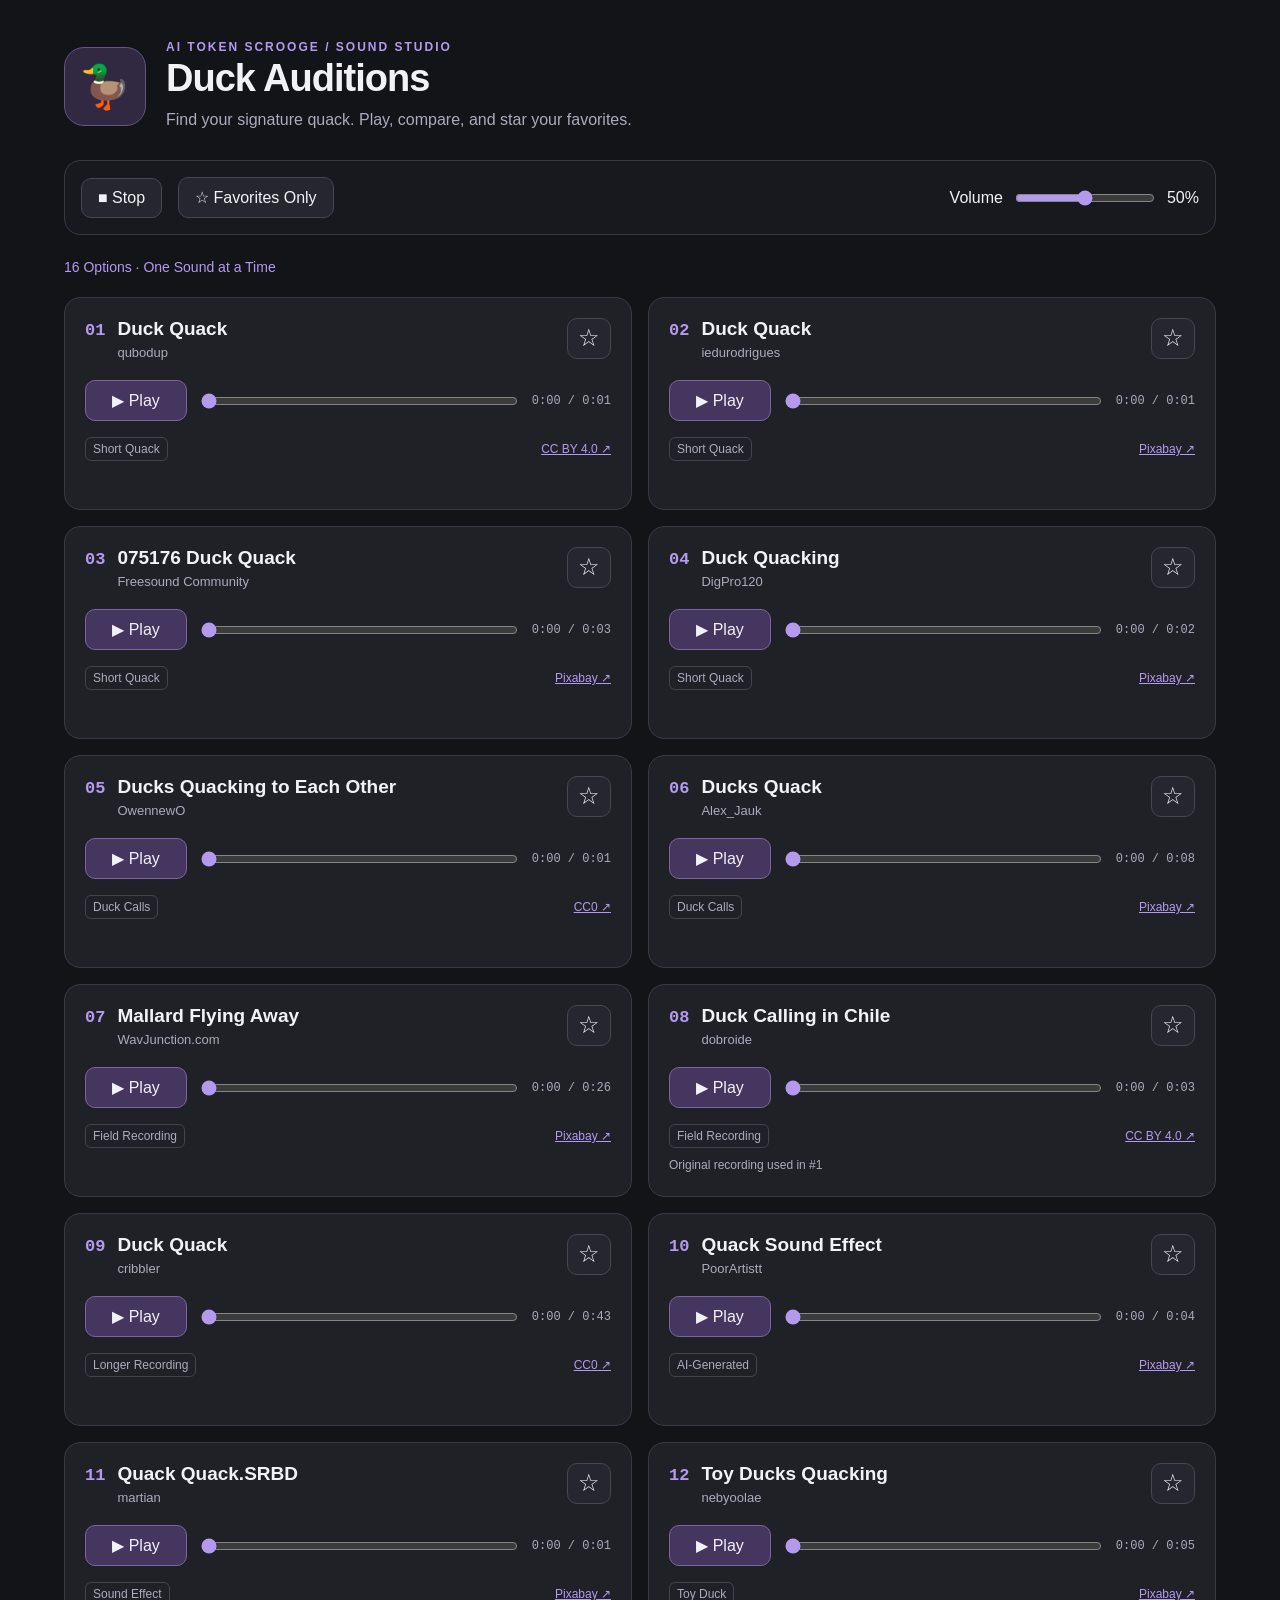
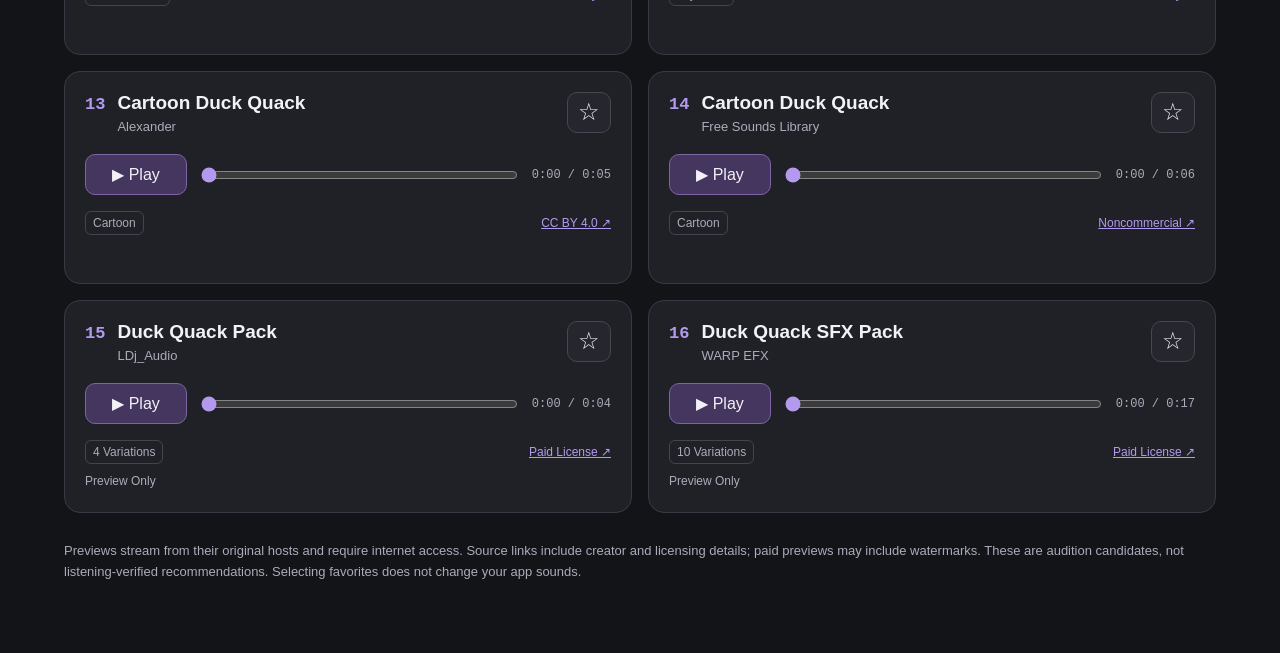
<file: tools/duck-auditions/index.html>
<!doctype html>
<html lang="en"><head><meta charset="utf-8"><meta name="viewport" content="width=device-width,initial-scale=1"><title>Duck Auditions · AI Token Scrooge</title>
<style>
:root{color-scheme:dark;--bg:#131418;--card:#202127;--line:#383944;--purple:#b49aef;--muted:#adaabb}*{box-sizing:border-box}body{margin:0;background:var(--bg);color:#f3f1f8;font:16px 'Segoe UI',sans-serif}main{max-width:1200px;margin:auto;padding:40px 24px 70px}header{display:flex;align-items:center;gap:20px;margin-bottom:28px}.duck{font-size:42px;background:#302941;border:1px solid #675385;border-radius:20px;padding:14px}h1{font-size:38px;letter-spacing:-1px;margin:3px 0 8px}p{color:var(--muted);line-height:1.5;margin:0}.eyebrow{color:var(--purple);font-size:12px;letter-spacing:2px;font-weight:700}.toolbar{position:sticky;top:0;z-index:2;background:#191a20f5;border:1px solid var(--line);border-radius:16px;padding:16px;display:flex;align-items:center;gap:16px;flex-wrap:wrap;backdrop-filter:blur(12px);margin-bottom:24px}button,select{font:inherit;color:inherit;background:#25262e;border:1px solid #474651;border-radius:10px;padding:10px 16px;cursor:pointer}button:hover{border-color:var(--purple);background:#342c47}button:focus-visible,a:focus-visible,input:focus-visible{outline:2px solid var(--purple);outline-offset:4px}button[aria-pressed=true]{background:#493d65;border-color:var(--purple)}.volume{display:flex;align-items:center;gap:10px;margin-left:auto}input{accent-color:var(--purple)}#volume{width:140px}.grid{display:grid;grid-template-columns:repeat(2,minmax(0,1fr));gap:16px}.card{background:var(--card);border:1px solid var(--line);border-radius:16px;padding:20px;min-width:0}.card.playing{border-color:var(--purple);box-shadow:0 0 0 1px var(--purple)}.head{display:flex;gap:12px;align-items:flex-start}.num{font:600 17px monospace;color:var(--purple);padding-top:3px}h2{font-size:19px;margin:0 0 5px}.creator{font-size:13px;color:var(--muted)}.star{margin-left:auto;padding:5px 10px;font-size:24px;line-height:1.2}.controls{display:flex;align-items:center;gap:12px;margin:20px 0 16px}.play{background:#44365f;border-color:#7c65a4;min-width:102px}.seek{width:100%;min-width:0}.time{font:12px monospace;color:var(--muted);white-space:nowrap}.foot{display:flex;justify-content:space-between;gap:10px;align-items:center;font-size:12px;color:var(--muted)}a{color:var(--purple)}.tag{border:1px solid #46424f;border-radius:6px;padding:4px 7px}.note{font-size:12px;min-height:18px;margin-top:10px;color:var(--muted)}#status{font-size:14px;color:var(--purple);margin-bottom:16px;min-height:22px}footer{margin-top:28px;font-size:13px;line-height:1.6;color:var(--muted)}#shortlist{margin-top:16px;color:var(--purple)}[hidden]{display:none!important}@media(max-width:700px){main{padding:24px 14px}h1{font-size:30px}.grid{grid-template-columns:1fr}.volume{margin-left:0;flex:1}.toolbar{gap:10px;padding:12px}.duck{font-size:30px;padding:10px}.card{padding:16px}.controls{gap:8px}.play{min-width:86px;padding:10px}.time{font-size:11px}}
</style></head><body><main>
<header><div class="duck" aria-hidden="true">🦆</div><div><div class="eyebrow">AI TOKEN SCROOGE / SOUND STUDIO</div><h1>Duck Auditions</h1><p>Find your signature quack. Play, compare, and star your favorites.</p></div></header>
<div class="toolbar"><button id="stop">■ Stop</button><button id="filter" aria-pressed="false">☆ Favorites Only</button><label class="volume">Volume <input id="volume" type="range" min="0" max="100" value="50"><output id="vol">50%</output></label></div>
<div id="status" role="status">16 Options · One Sound at a Time</div><section class="grid" id="grid" aria-label="Sound Options"></section><p id="empty" hidden>No Favorites Yet — Tap a Star to Start</p><p id="shortlist"></p>
<footer>Previews stream from their original hosts and require internet access. Source links include creator and licensing details; paid previews may include watermarks. These are audition candidates, not listening-verified recommendations. Selecting favorites does not change your app sounds.</footer>
<audio id="player" preload="none"></audio></main><script>
const sounds = [{"id": 1, "title": "Duck Quack", "creator": "qubodup", "duration": 1.13, "type": "Short Quack", "license": "CC BY 4.0", "source": "https://freesound.org/s/442820/", "audio": "https://cdn.freesound.org/previews/442/442820_71257-hq.mp3", "note": ""}, {"id": 2, "title": "Duck Quack", "creator": "iedurodrigues", "duration": 1, "type": "Short Quack", "license": "Pixabay", "source": "https://pixabay.com/sound-effects/nature-duck-quack-112941/", "audio": "https://cdn.pixabay.com/audio/2022/06/08/audio_98351be2c8.mp3", "note": ""}, {"id": 3, "title": "075176 Duck Quack", "creator": "Freesound Community", "duration": 3, "type": "Short Quack", "license": "Pixabay", "source": "https://pixabay.com/sound-effects/nature-075176-duck-quack-40345/", "audio": "https://cdn.pixabay.com/audio/2022/03/10/audio_5adfa08633.mp3", "note": ""}, {"id": 4, "title": "Duck Quacking", "creator": "DigPro120", "duration": 2, "type": "Short Quack", "license": "Pixabay", "source": "https://pixabay.com/sound-effects/nature-duck-quacking-37392/", "audio": "https://cdn.pixabay.com/audio/2022/03/10/audio_036d2a8310.mp3", "note": ""}, {"id": 5, "title": "Ducks Quacking to Each Other", "creator": "OwennewO", "duration": 1.25, "type": "Duck Calls", "license": "CC0", "source": "https://freesound.org/people/OwennewO/sounds/719115/", "audio": "https://cdn.freesound.org/previews/719/719115_11244040-hq.mp3", "note": ""}, {"id": 6, "title": "Ducks Quack", "creator": "Alex_Jauk", "duration": 8, "type": "Duck Calls", "license": "Pixabay", "source": "https://pixabay.com/sound-effects/nature-ducks-quack-362421/", "audio": "https://cdn.pixabay.com/audio/2025/06/19/audio_33081d6021.mp3", "note": ""}, {"id": 7, "title": "Mallard Flying Away", "creator": "WavJunction.com", "duration": 26, "type": "Field Recording", "license": "Pixabay", "source": "https://pixabay.com/sound-effects/nature-mallard-duck-quack-flying-away-68623/", "audio": "https://cdn.pixabay.com/audio/2022/03/14/audio_e15f7758ff.mp3", "note": ""}, {"id": 8, "title": "Duck Calling in Chile", "creator": "dobroide", "duration": 3.83, "type": "Field Recording", "license": "CC BY 4.0", "source": "https://freesound.org/people/dobroide/sounds/185134/", "audio": "https://cdn.freesound.org/previews/185/185134_8043-hq.mp3", "note": "Original recording used in #1"}, {"id": 9, "title": "Duck Quack", "creator": "cribbler", "duration": 43.24, "type": "Longer Recording", "license": "CC0", "source": "https://freesound.org/people/cribbler/sounds/592376/", "audio": "https://cdn.freesound.org/previews/592/592376_3728489-hq.mp3", "note": ""}, {"id": 10, "title": "Quack Sound Effect", "creator": "PoorArtistt", "duration": 4, "type": "AI-Generated", "license": "Pixabay", "source": "https://pixabay.com/sound-effects/nature-quack-sound-effect-no-copyright-410800/", "audio": "https://cdn.pixabay.com/audio/2025/09/26/audio_6758c91b31.mp3", "note": ""}, {"id": 11, "title": "Quack Quack.SRBD", "creator": "martian", "duration": 1, "type": "Sound Effect", "license": "Pixabay", "source": "https://pixabay.com/sound-effects/film-special-effects-quack-quacksrbd-37942/", "audio": "https://cdn.pixabay.com/audio/2022/03/10/audio_86fe789141.mp3", "note": ""}, {"id": 12, "title": "Toy Ducks Quacking", "creator": "nebyoolae", "duration": 5, "type": "Toy Duck", "license": "Pixabay", "source": "https://pixabay.com/sound-effects/household-toy-ducks-quacking-82167/", "audio": "https://cdn.pixabay.com/audio/2022/03/15/audio_dd67f66ce0.mp3", "note": ""}, {"id": 13, "title": "Cartoon Duck Quack", "creator": "Alexander", "duration": 5, "type": "Cartoon", "license": "CC BY 4.0", "source": "https://orangefreesounds.com/duck-quack-sound/", "audio": "https://www.orangefreesounds.com/wp-content/uploads/2015/04/Duck-quack-sound.mp3", "note": ""}, {"id": 14, "title": "Cartoon Duck Quack", "creator": "Free Sounds Library", "duration": 6, "type": "Cartoon", "license": "Noncommercial", "source": "https://www.freesoundslibrary.com/cartoon-duck-quack/", "audio": "https://www.freesoundslibrary.com/wp-content/uploads/2026/05/cartoon-duck-quack.mp3", "note": ""}, {"id": 15, "title": "Duck Quack Pack", "creator": "LDj_Audio", "duration": 4, "type": "4 Variations", "license": "Paid License", "source": "https://motionarray.com/sound-effects/duck-quack-60554/", "audio": "https://cms-artifacts.motionarray.com/content/motion-array/60554/Duck_Quack_mp3_1702221202.mp3?Expires=2017581216960&Key-Pair-Id=K2ZDLYDZI2R1DF&Signature=coNeFGHahBgM~5FzAc6qlyxy0hfQAiufEtUvypLrvxVStqAAas64pbqE0PtQC0NNwUklfYtDPGvJTWCPEAsdEaNU3Emi5qxo1H3z9FNjxIjq7ff0RIHabAp96T5P5-rlepdN-VNSKv0RkMleB36ZRhO4T7FIZQWPLTx02P2vrdQzW9XHD5Q9jnX01CqQoQ4NwBfkOKgu1Tj~4pyPLAwuqNdWx57t7LaPktu0vDxAo4IBWmMccMEODUnkKdEpUmBj6uBkevchZG65gkdb5ShIsvDB4E4c6YxCzW6~Z3OcViLBU2PE8wPHICh8KJIPuy1yVmWJVhm7a3CtWOTIamuX2A__", "note": "Preview Only"}, {"id": 16, "title": "Duck Quack SFX Pack", "creator": "WARP EFX", "duration": 17, "type": "10 Variations", "license": "Paid License", "source": "https://motionarray.com/sound-effects/duck-quack-sfx-540707/", "audio": "https://cms-artifacts.motionarray.com/content/motion-array/540707/Duck_Quack_SFX_mp3_1702323076.mp3?Expires=2017683091055&Key-Pair-Id=K2ZDLYDZI2R1DF&Signature=AX1xoEK~bcmb-UU3UYUot3twMUqdmrU9YjwfoU4S0jWdopBVPwOkaWTrywBQzGhNxqSwHUha9MPEcU5ZVrIK8zhH7rybwJMJLQX~JbhM87SSsOpfZ5tlnkF9870sBCg4jLEv0ClLiORKSxx628EEE5eszOt9Kntvc6oVuc9Cre2D65x3KdHOHnAzw6Wif3RCfgU6pwFWDpWhV2qfvtPYV-AUcsEijG-BU5mvIXfAXAU2etQz16v-DKNFBWwUh4xOOof7XxyboHCzdlIL8oNSy2~Dij9sf6n1sN6vhAoRt~lSrLhojCu6Co653XKuB8Dk~kDN0E51nCUGXiQ7ZizI8Q__", "note": "Preview Only"}];
const $=id=>document.getElementById(id), player=$('player');
function saved(key,fallback){try{return JSON.parse(localStorage.getItem(key))??fallback}catch{return fallback}}
let favorites=new Set(saved('duck-favorites',[])),current=null,onlyFavorites=false,request=0;
function save(k,v){try{localStorage.setItem(k,JSON.stringify(v))}catch{}}
function clock(t){return Number.isFinite(t)?`${Math.floor(t/60)}:${String(Math.floor(t%60)).padStart(2,'0')}`:'0:00'}
function refresh(){sounds.forEach(s=>{let c=$('s'+s.id),active=current===s.id&&!player.paused;c.classList.toggle('playing',active);c.querySelector('.play').textContent=active?'Ⅱ Pause':'▶ Play';c.querySelector('.play').setAttribute('aria-label',`${active?'Pause':'Play'} Option ${s.id}`);c.querySelector('.star').textContent=favorites.has(s.id)?'★':'☆';c.querySelector('.star').setAttribute('aria-pressed',favorites.has(s.id));c.hidden=onlyFavorites&&!favorites.has(s.id)});$('empty').hidden=!(onlyFavorites&&!favorites.size);$('shortlist').textContent=favorites.size?'Your Favorites: '+[...favorites].sort((a,b)=>a-b).map(n=>'#'+n).join(', '):''}
function stop(){request++;player.pause();player.removeAttribute('src');player.load();current=null;$('status').textContent='16 Options · One Sound at a Time';refresh()}
sounds.forEach(s=>{let c=document.createElement('article');c.id='s'+s.id;c.className='card';c.innerHTML=`<div class="head"><span class="num">${String(s.id).padStart(2,'0')}</span><div><h2>${s.title}</h2><div class="creator">${s.creator}</div></div><button class="star" aria-label="Favorite Option ${s.id}" aria-pressed="false">☆</button></div><div class="controls"><button class="play" aria-label="Play Option ${s.id}">▶ Play</button><input class="seek" type="range" min="0" max="100" value="0" aria-label="Position for Option ${s.id}"><span class="time">0:00 / ${clock(s.duration)}</span></div><div class="foot"><span class="tag">${s.type}</span><a href="${s.source}" target="_blank" rel="noopener">${s.license} ↗</a></div><div class="note">${s.note||''}</div>`;$('grid').append(c);
c.querySelector('.star').onclick=()=>{favorites.has(s.id)?favorites.delete(s.id):favorites.add(s.id);save('duck-favorites',[...favorites]);refresh()};
c.querySelector('.play').onclick=async()=>{if(current===s.id&&!player.paused){player.pause();refresh();return}const token=++request;if(current!==s.id){player.pause();current=s.id;player.src=s.audio} $('status').textContent=`Loading #${s.id} · ${s.title}`;try{await player.play();if(token!==request)return;$('status').textContent=`Playing #${s.id} · ${s.title}`;refresh()}catch(e){if(token===request){$('status').textContent=`Option ${s.id} Could Not Play — Try Again or Use Its Source Link`;refresh()}}};
c.querySelector('.seek').oninput=e=>{if(current===s.id&&Number.isFinite(player.duration))player.currentTime=player.duration*e.target.value/100};});
player.ontimeupdate=()=>{if(current===null)return;let c=$('s'+current);c.querySelector('.seek').value=player.duration?player.currentTime/player.duration*100:0;c.querySelector('.time').textContent=clock(player.currentTime)+' / '+clock(player.duration)};
player.onended=()=>{$('status').textContent=`Finished #${current} · Pick Another Quack`;refresh()};player.onpause=refresh;
$('stop').onclick=stop;$('filter').onclick=()=>{onlyFavorites=!onlyFavorites;$('filter').setAttribute('aria-pressed',onlyFavorites);refresh()};
$('volume').value=Math.max(0,Math.min(100,Number(saved('duck-volume',50))||0));function volume(){player.volume=$('volume').value/100;$('vol').textContent=$('volume').value+'%';save('duck-volume',Number($('volume').value))}$('volume').oninput=volume;volume();refresh();
</script></body></html>
</file>
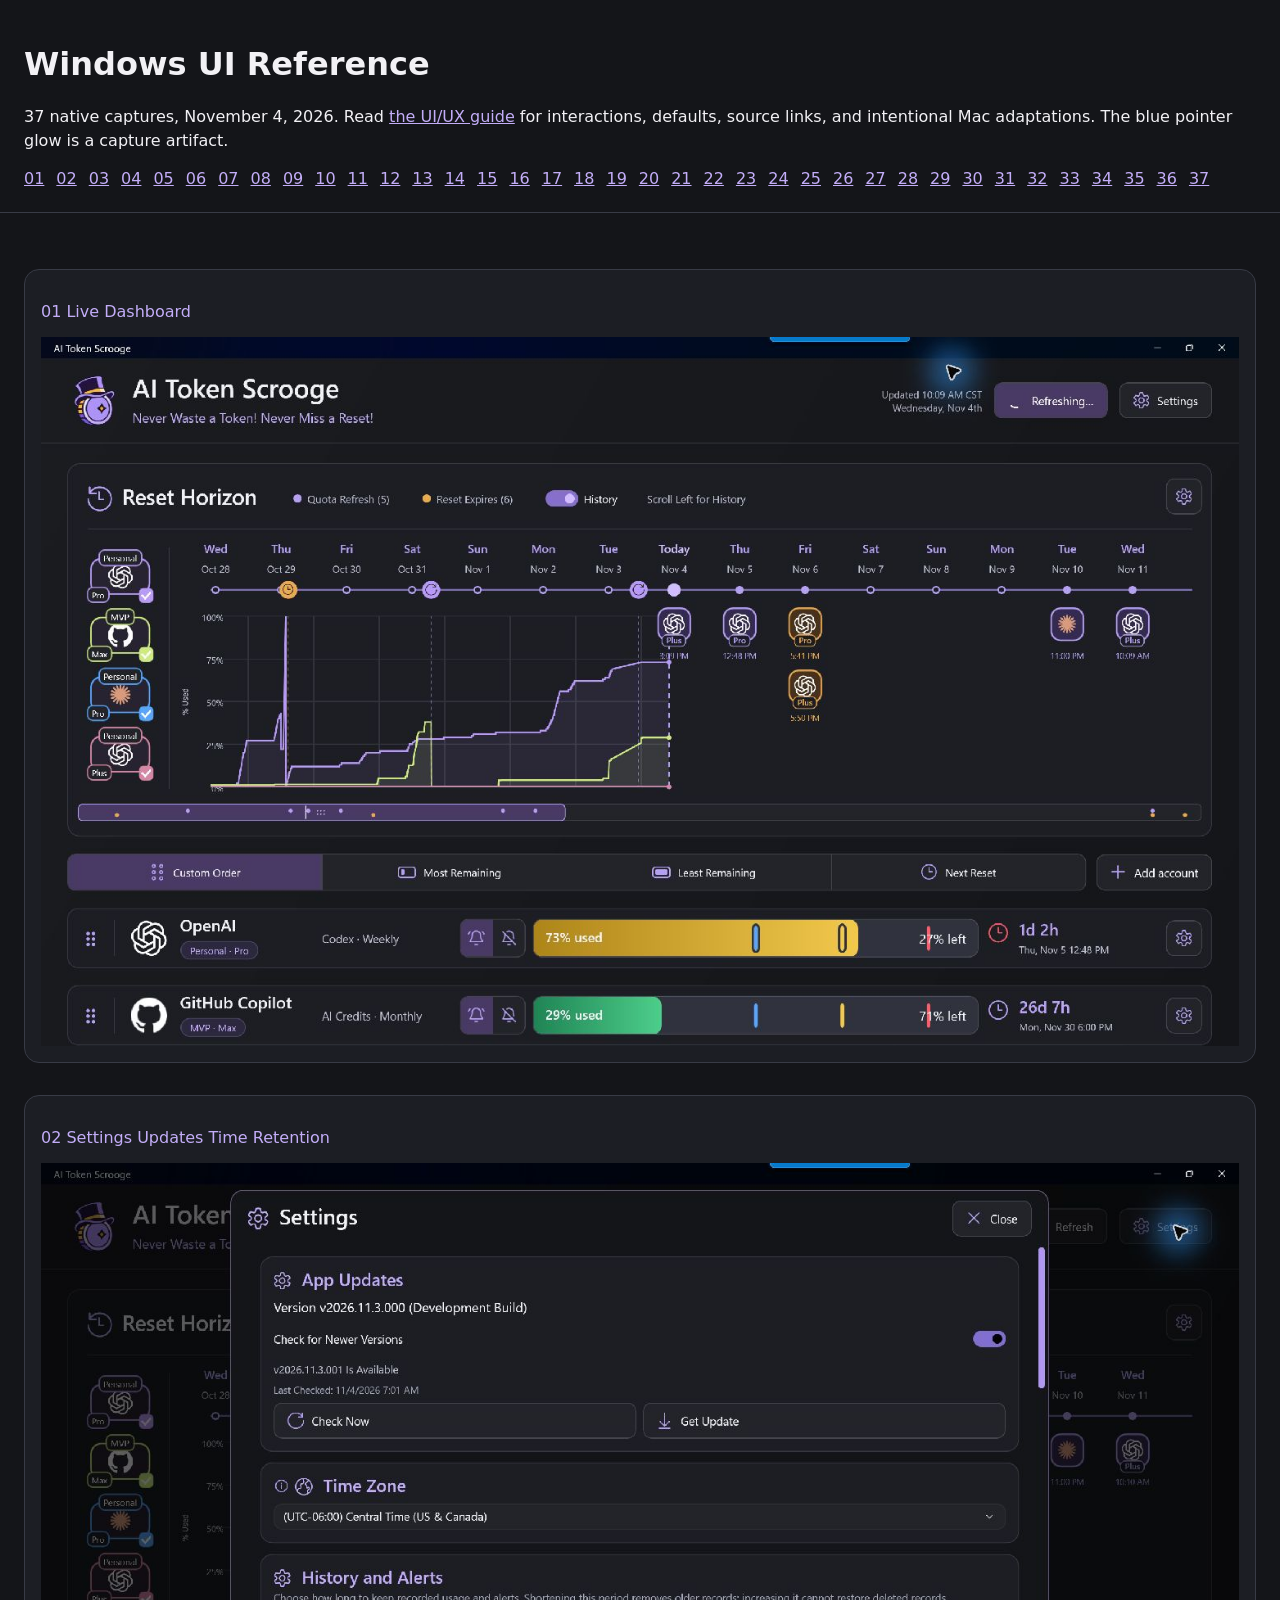
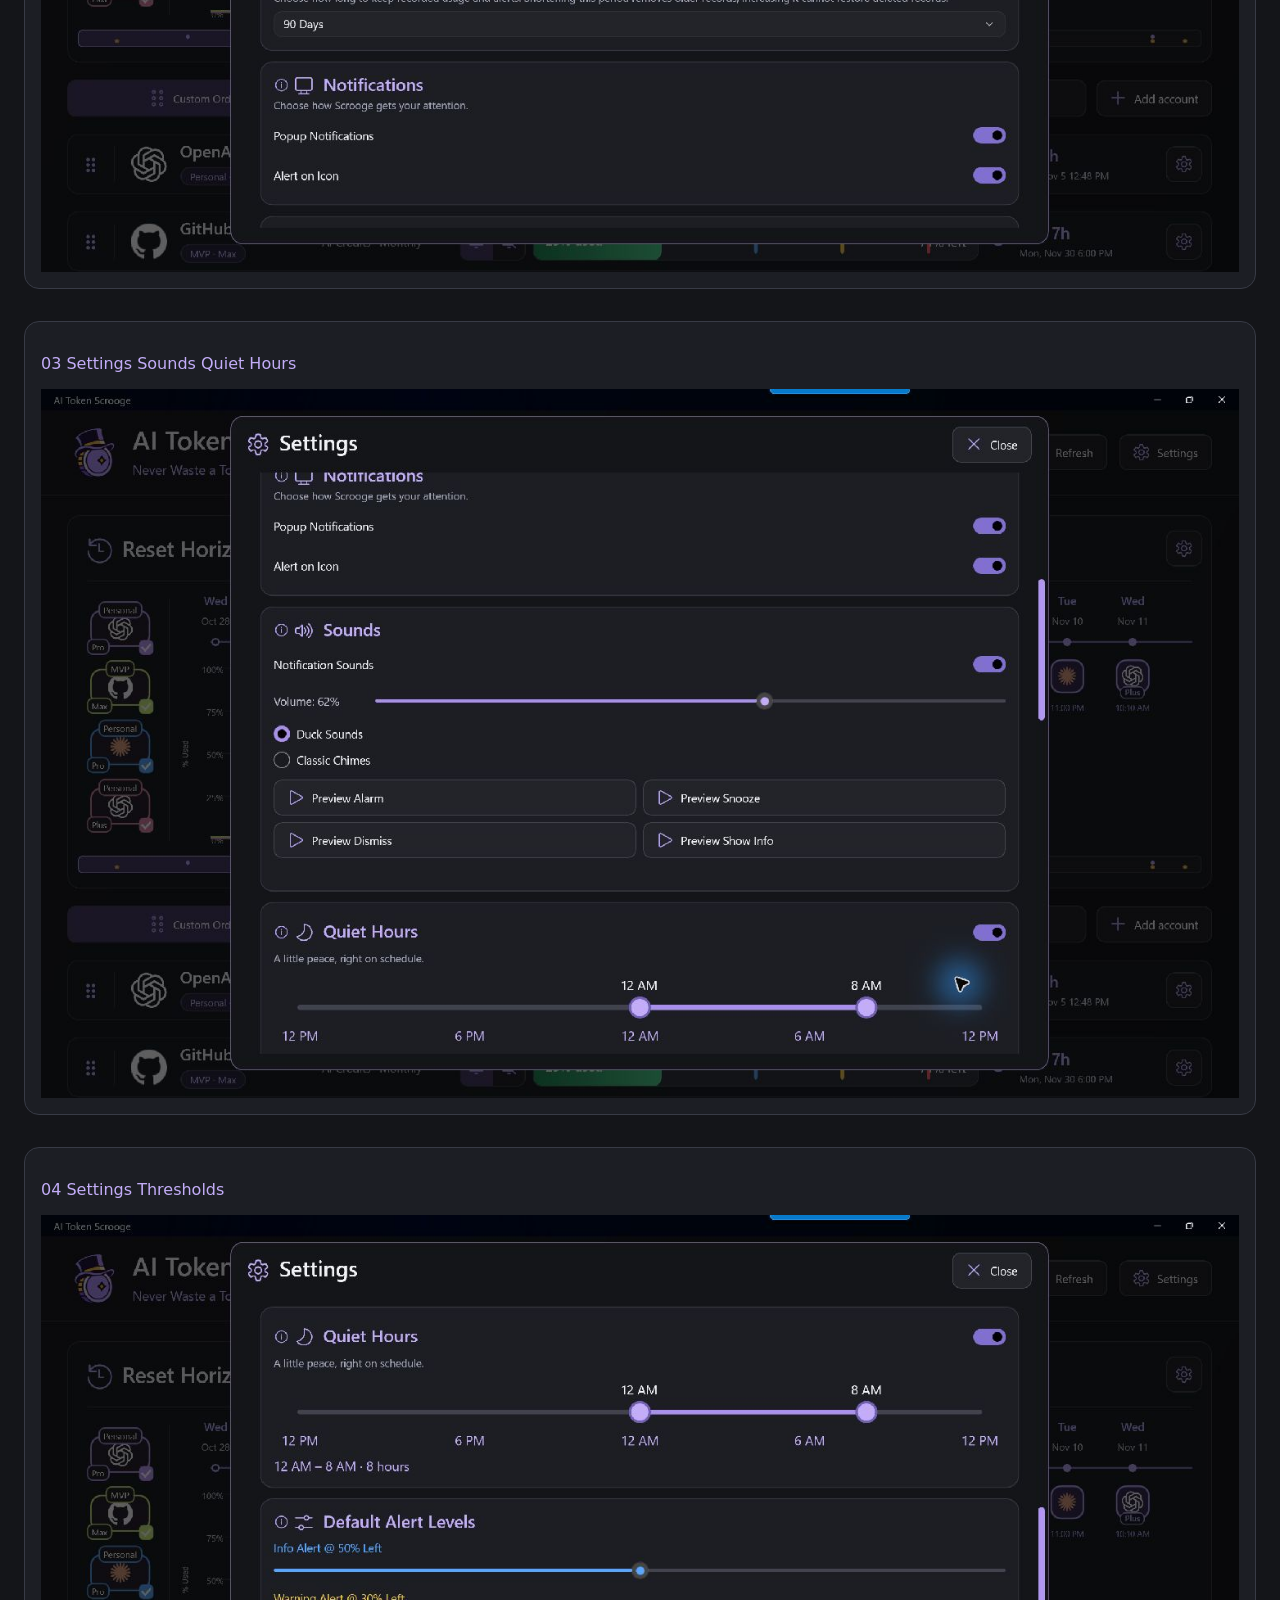
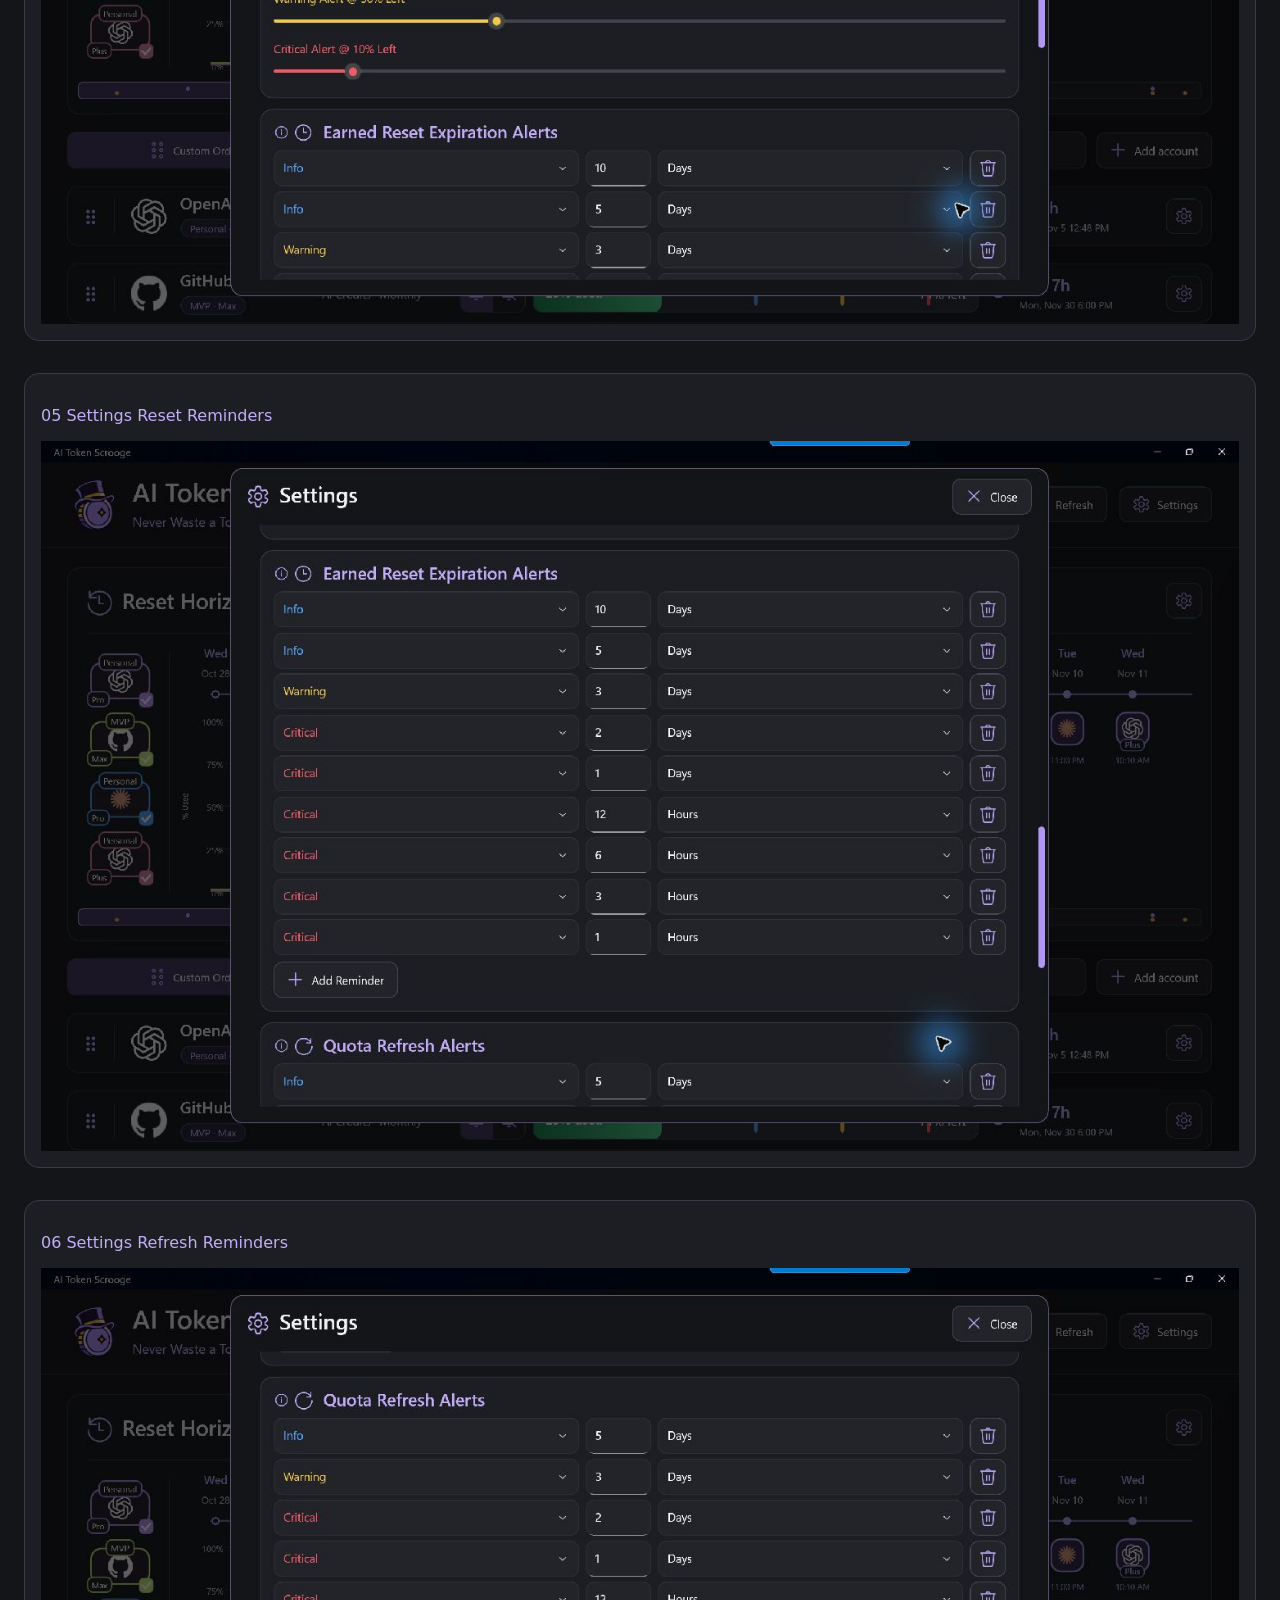
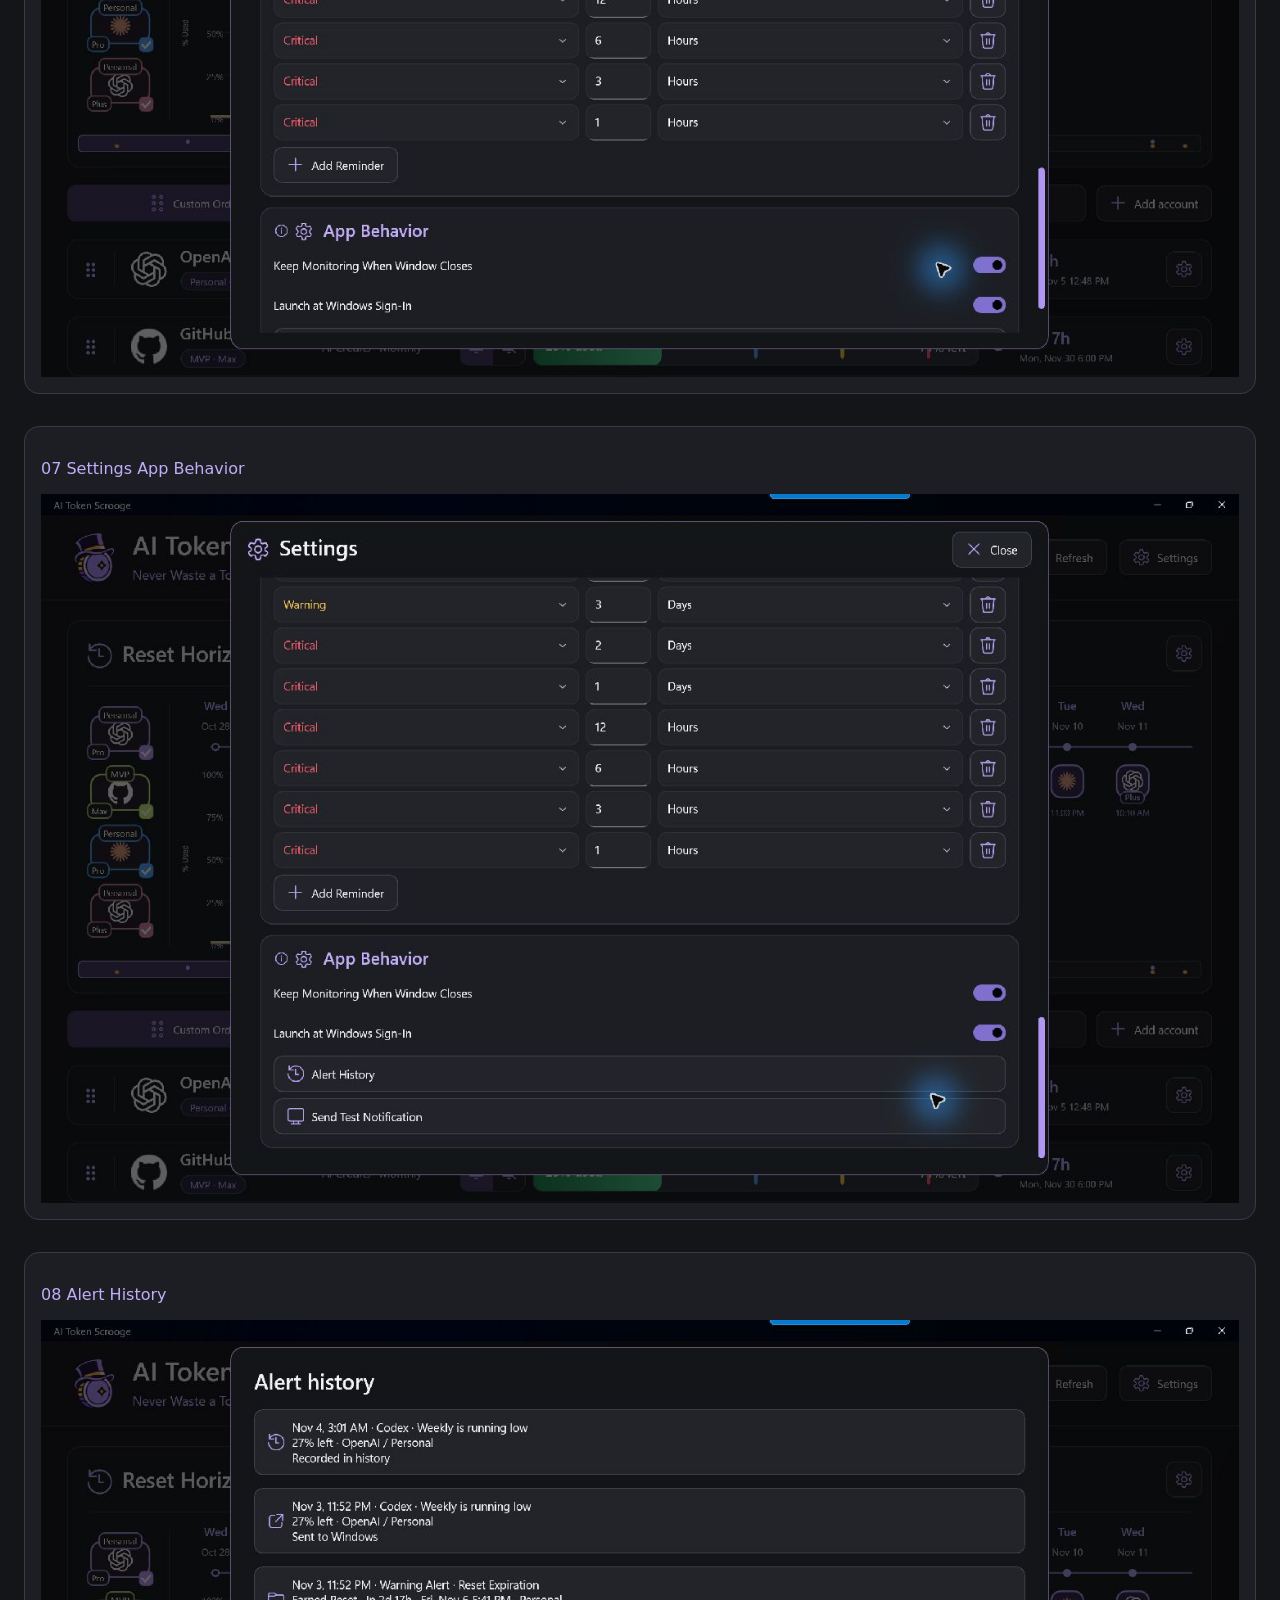
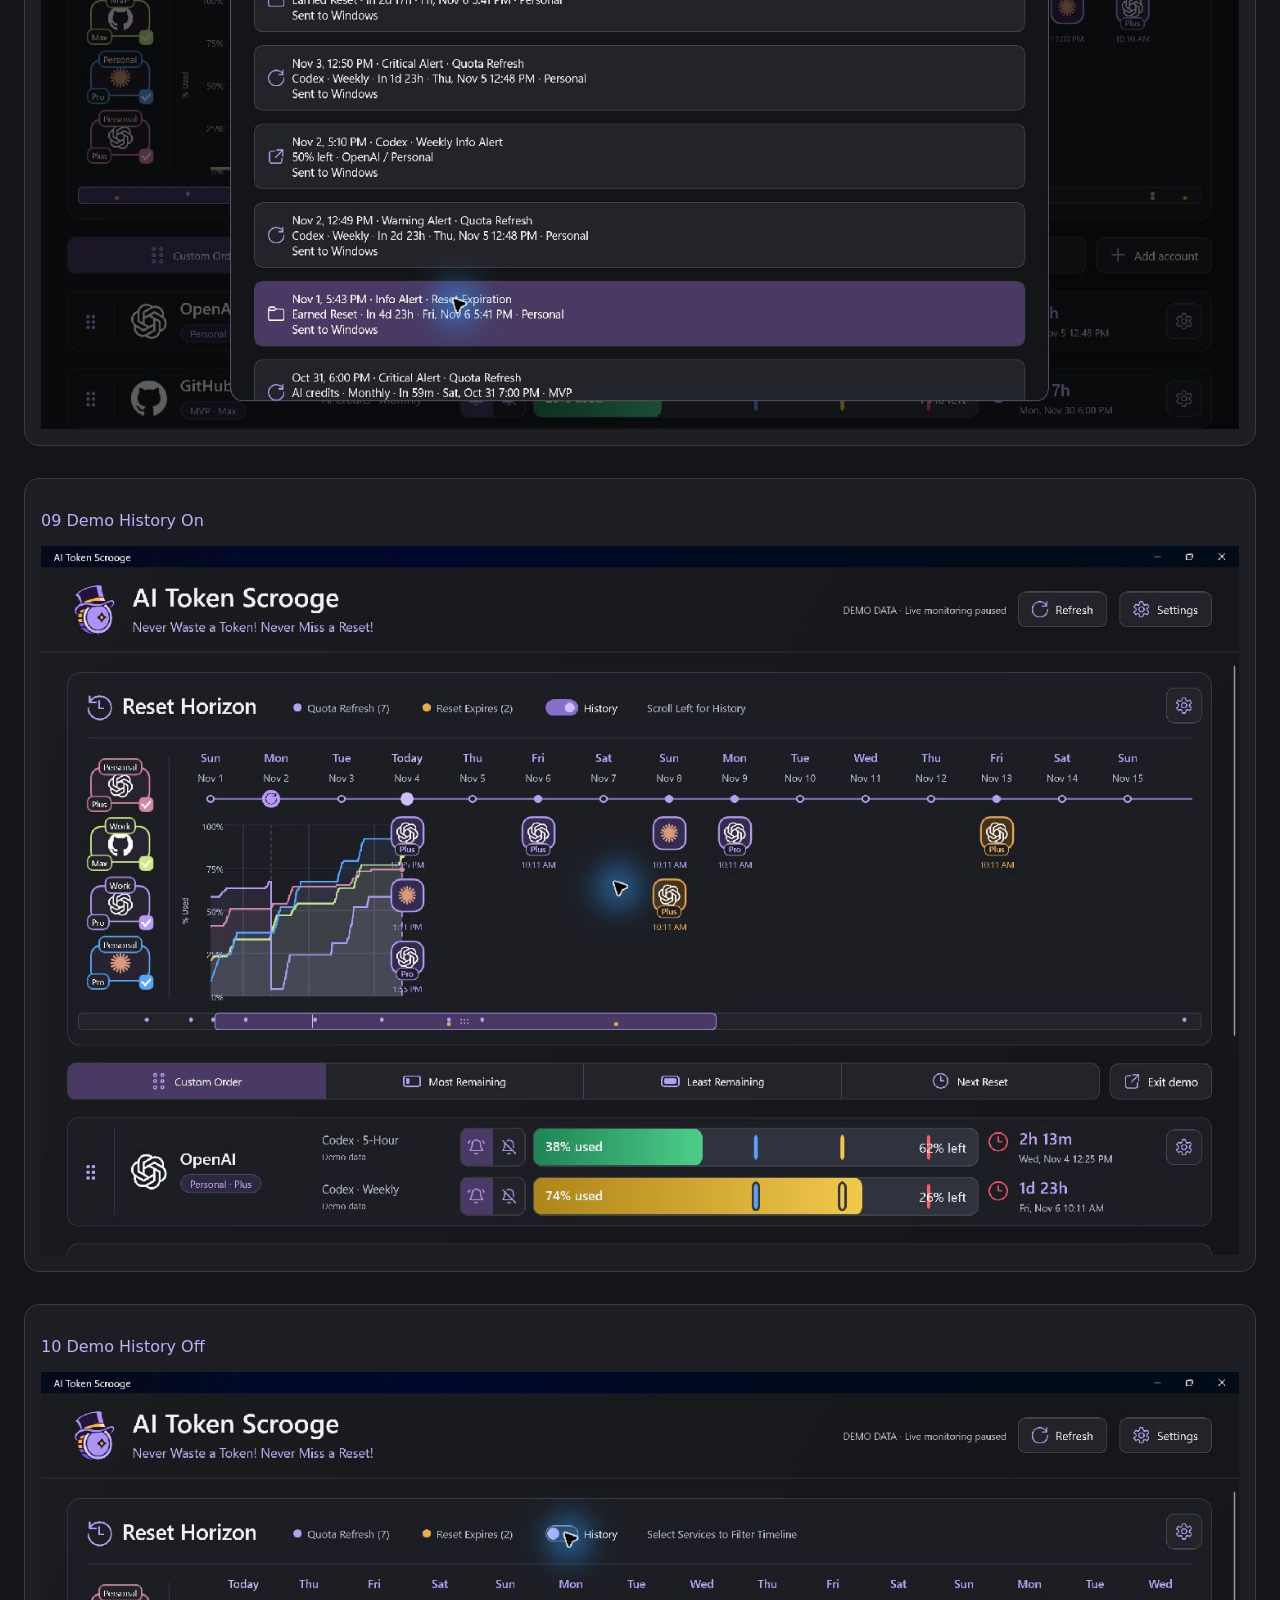
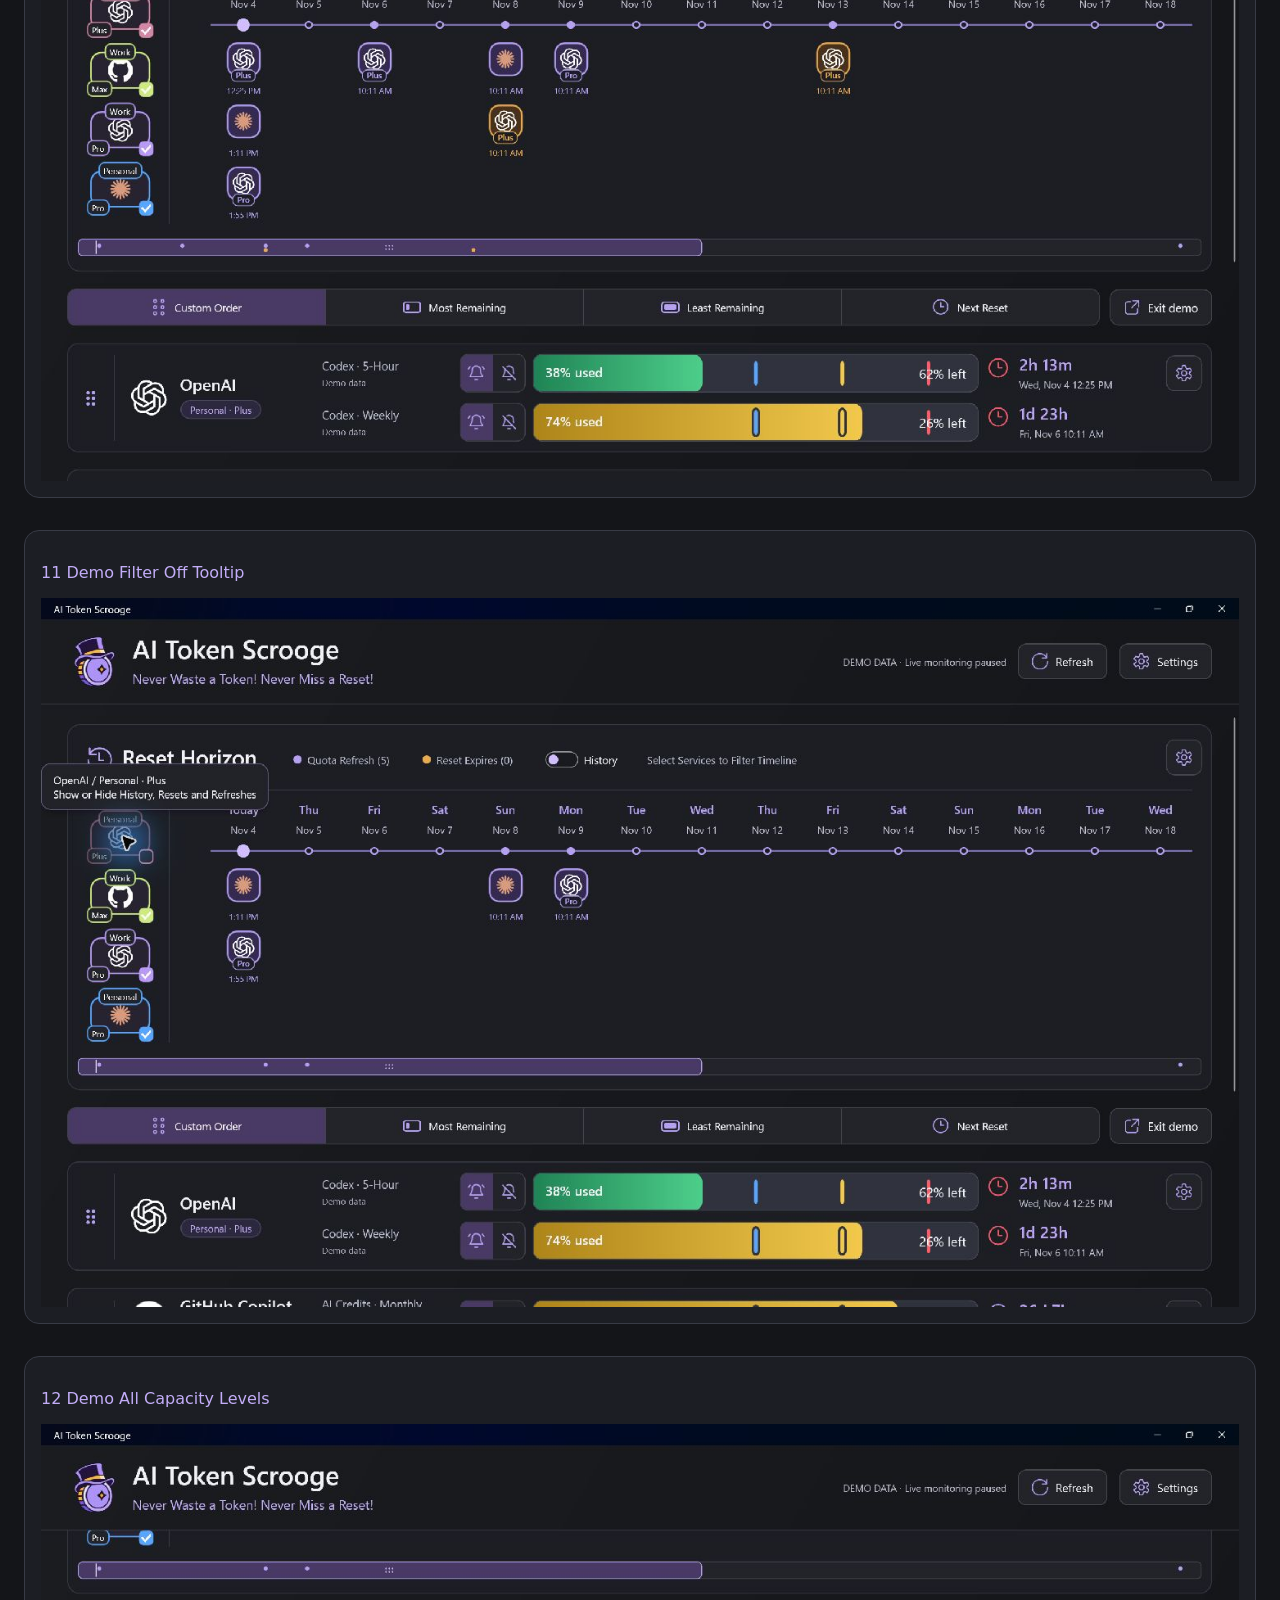
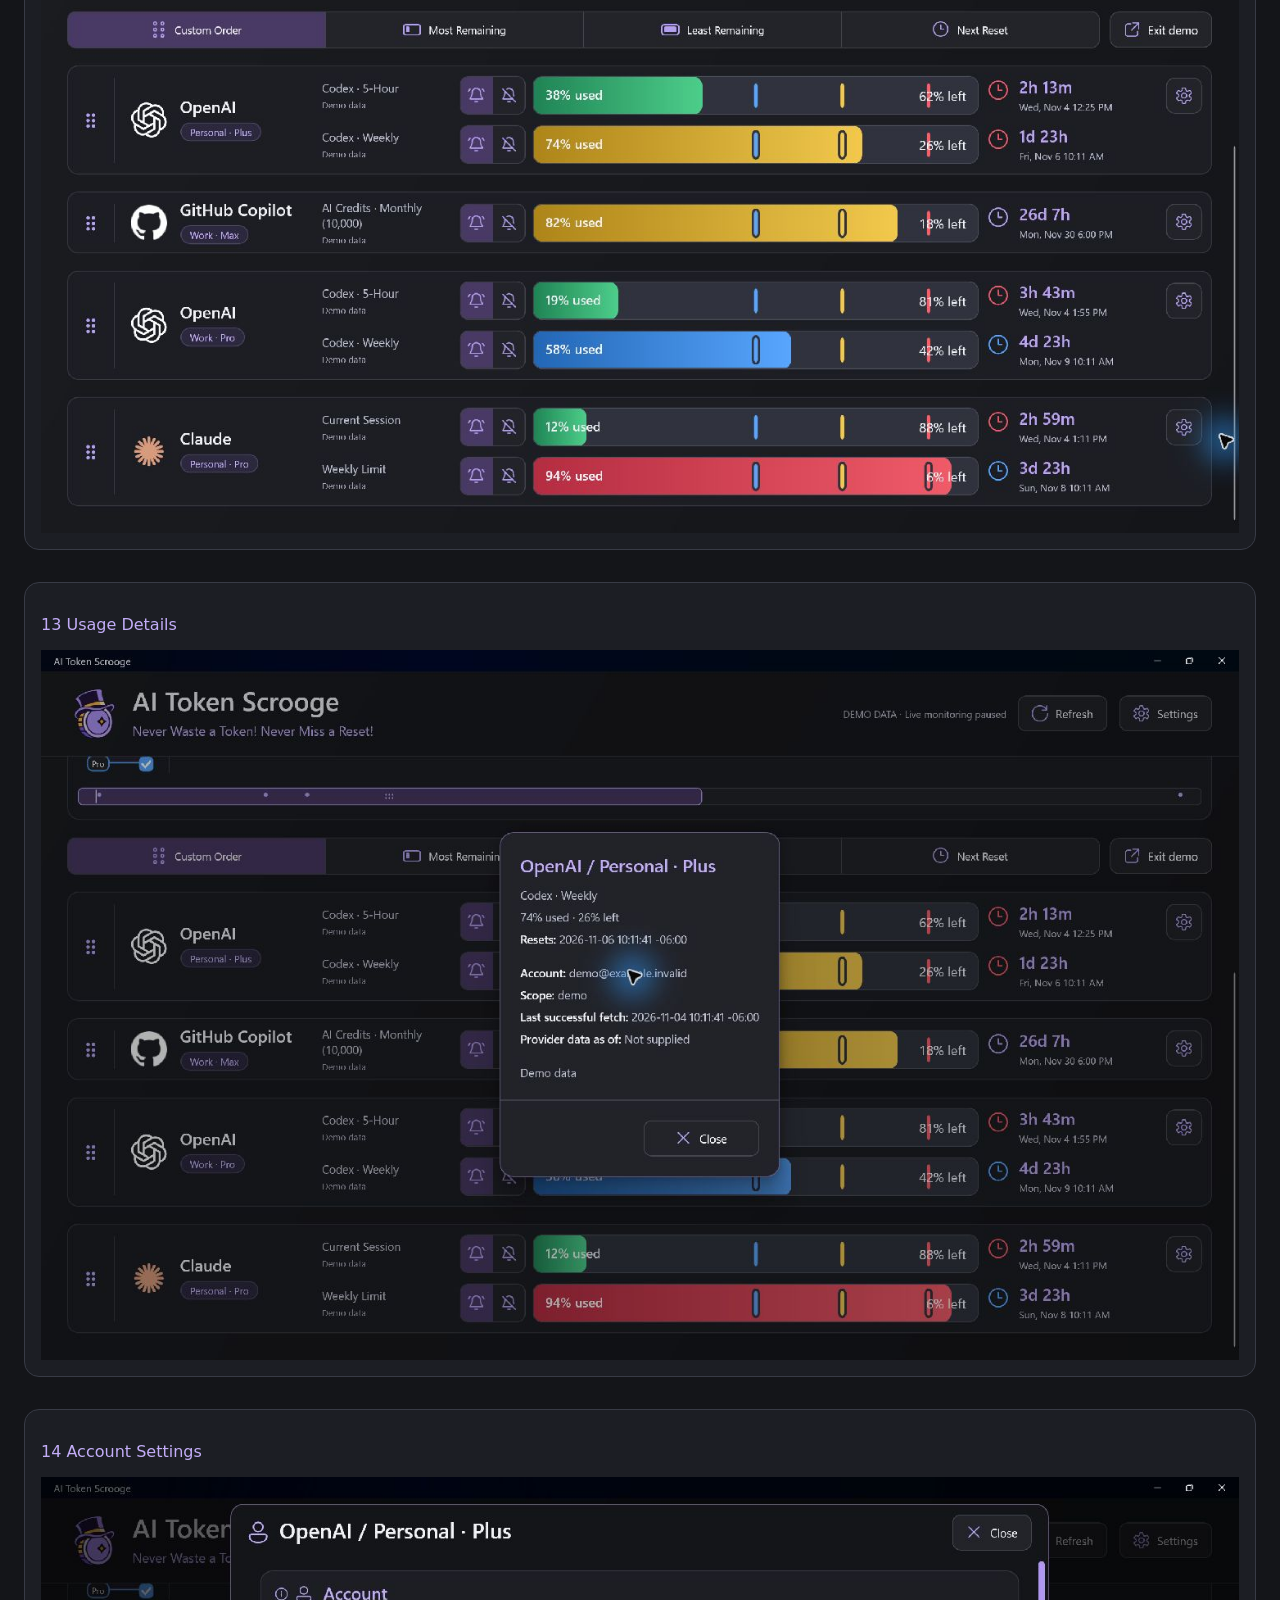
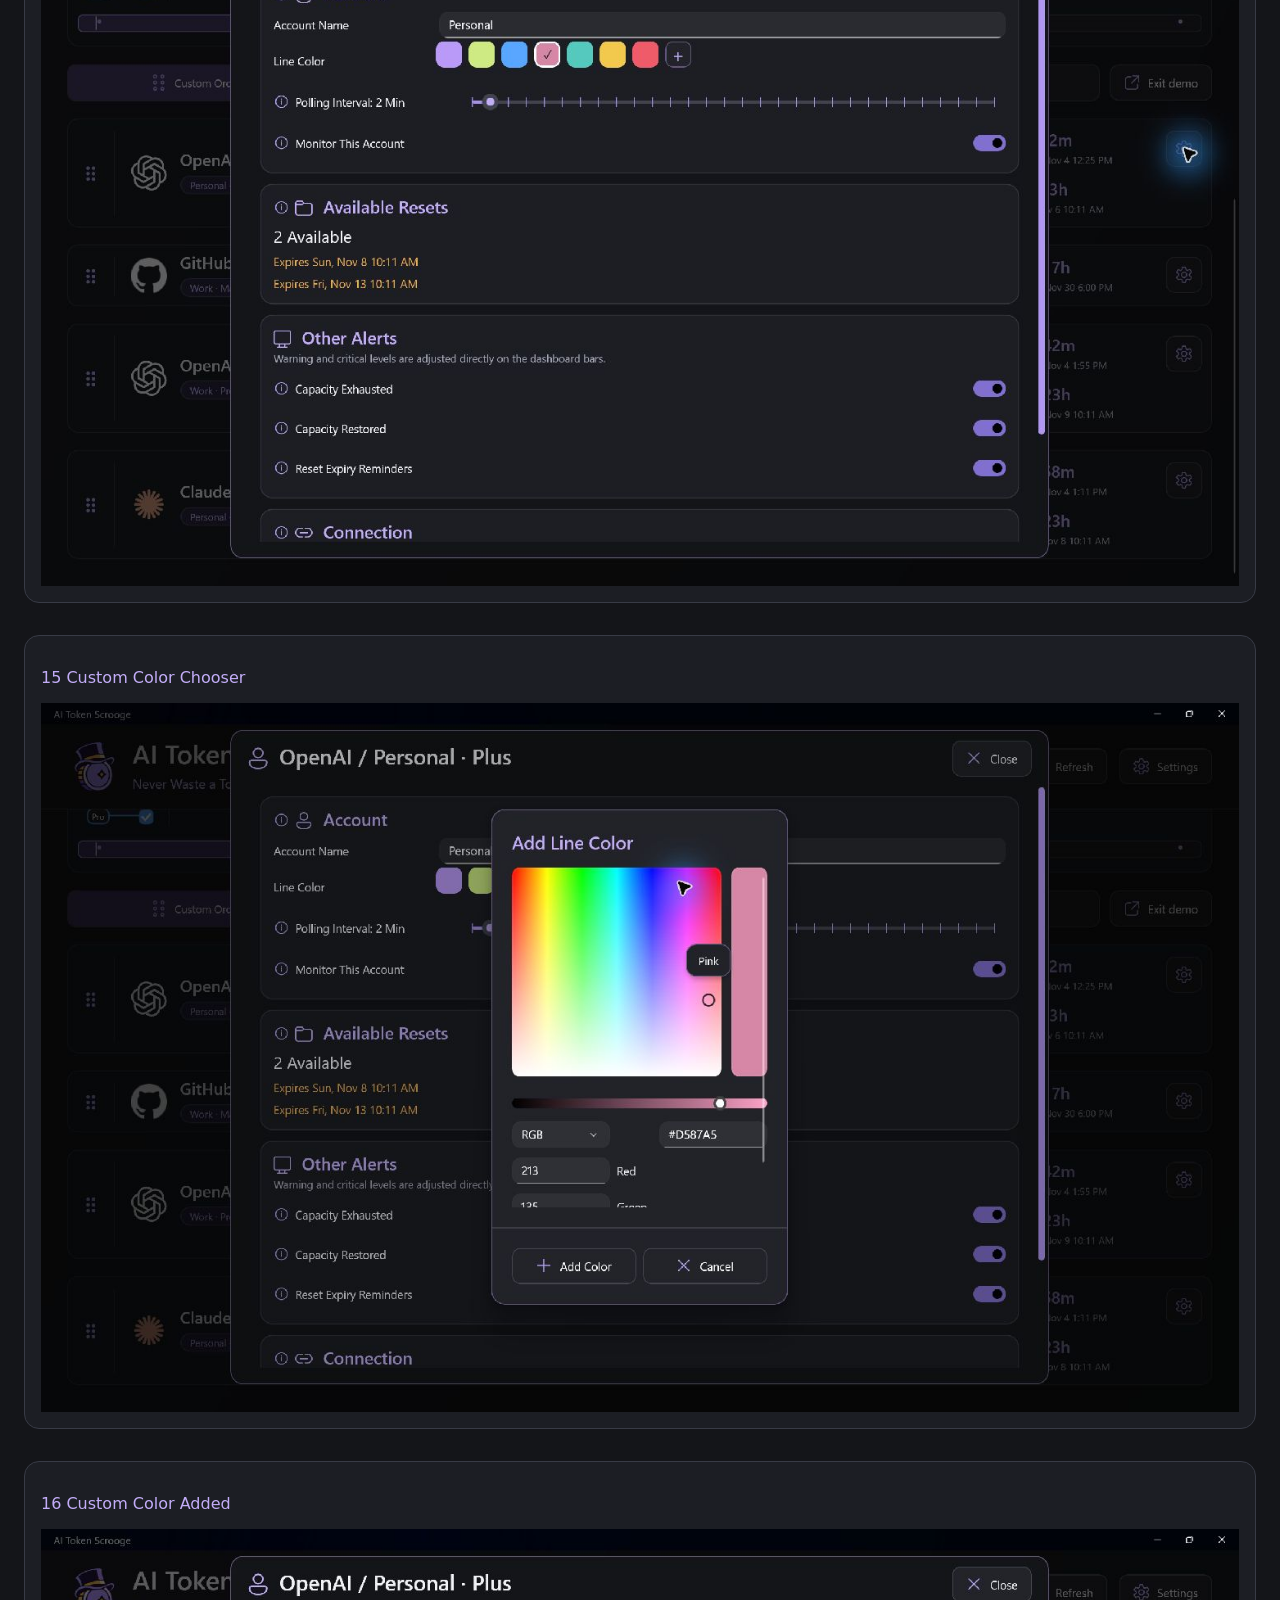
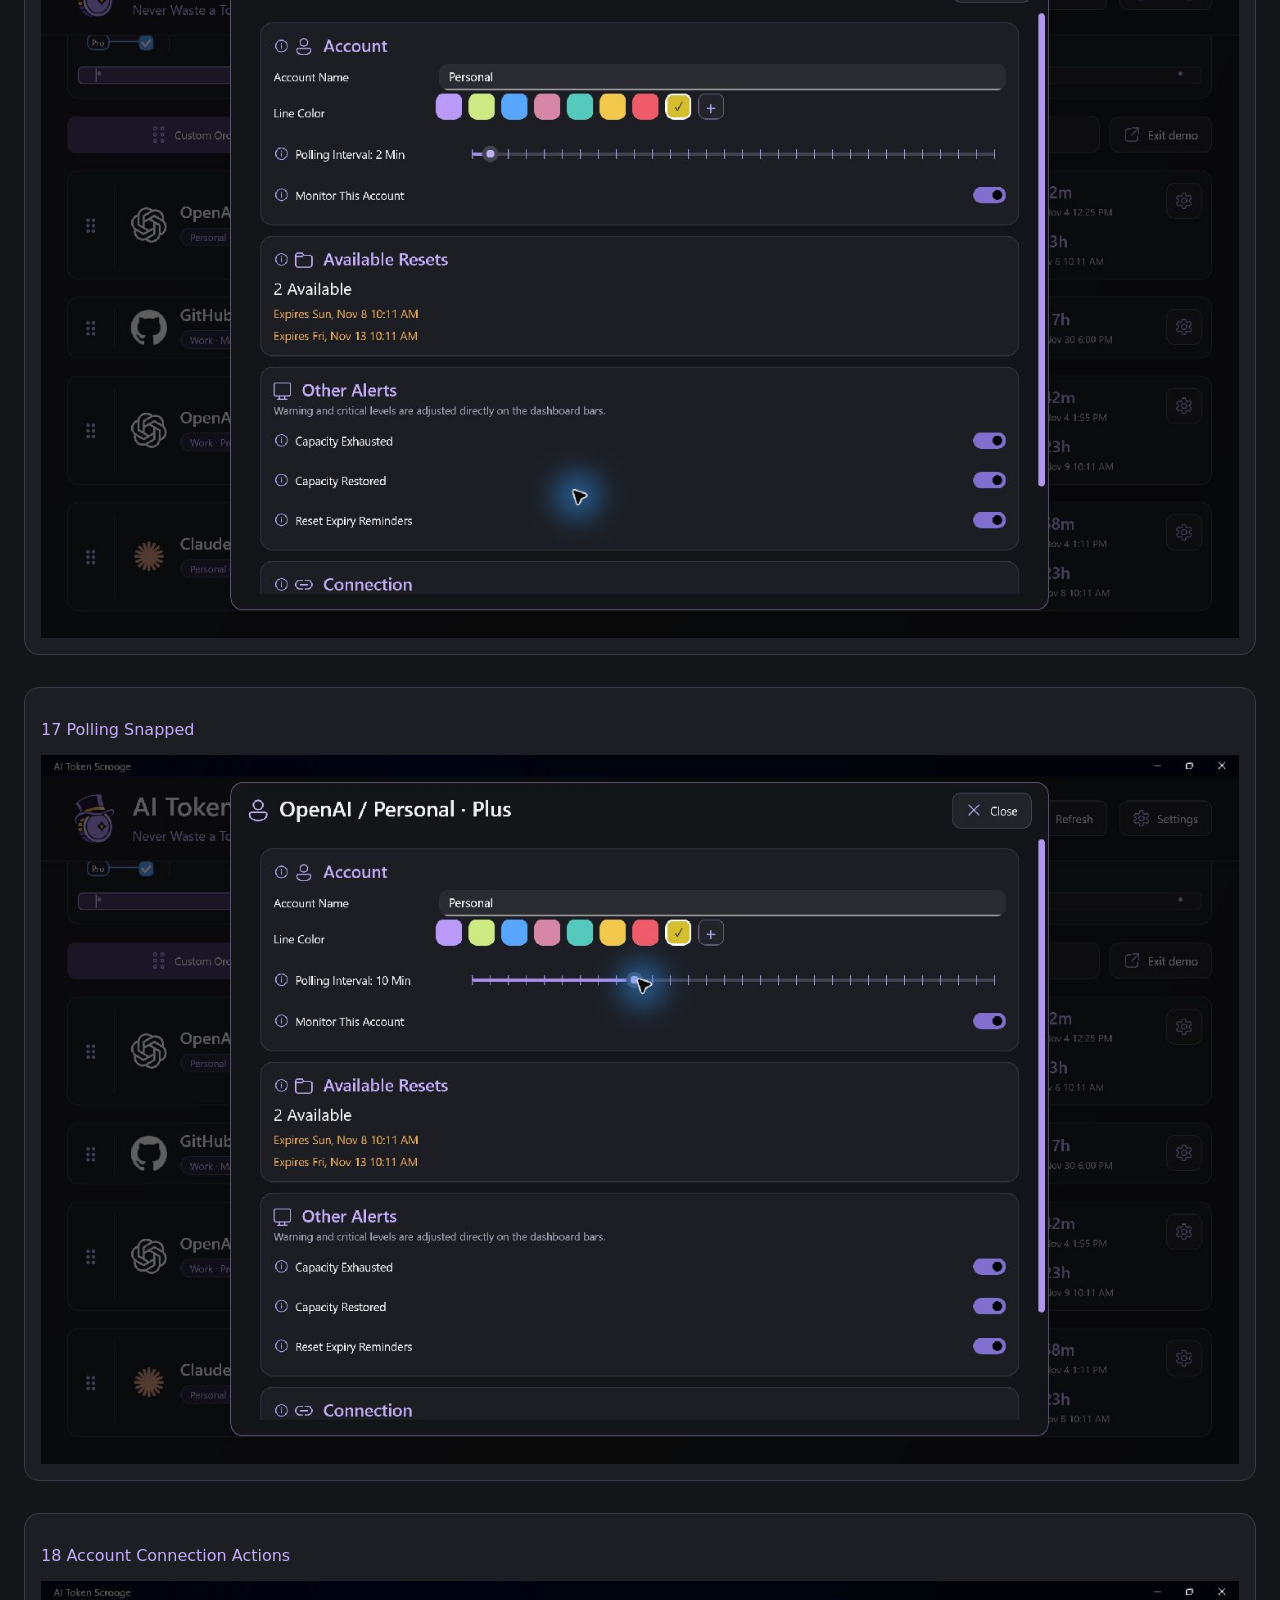
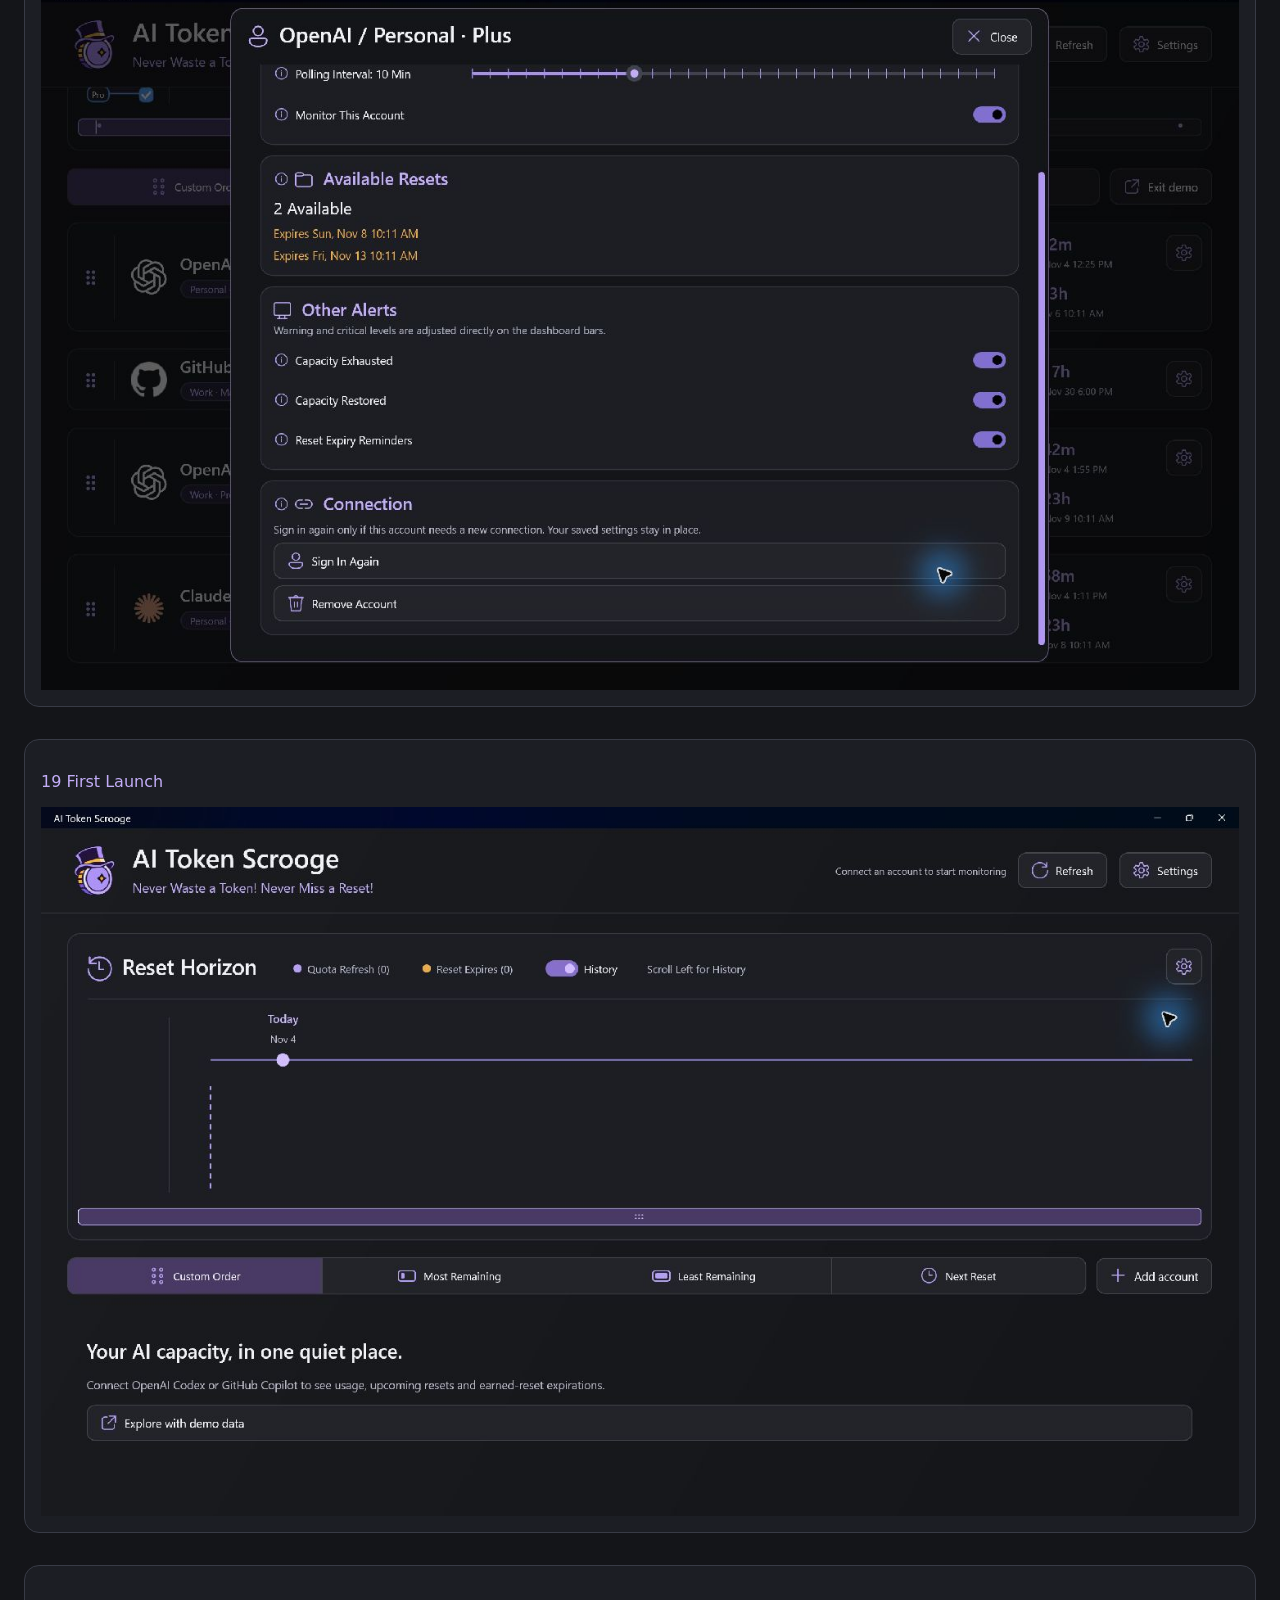
<file: conversion-for-mac/mac-ui-gallery.html>
<!doctype html><html lang="en"><meta charset="utf-8"><meta name="viewport" content="width=device-width,initial-scale=1"><title>AI Token Scrooge Windows UI Reference</title><style>body{margin:0;background:#141519;color:#F2F1F5;font:16px system-ui}header,main{max-width:1463px;margin:auto;padding:24px}header{border-bottom:1px solid #383B46}a{color:#C3ADF8}nav{display:flex;flex-wrap:wrap;gap:12px}figure{margin:32px 0;border:1px solid #383B46;border-radius:15px;padding:16px;background:#1C1E24}img{display:block;max-width:100%;height:auto;margin:auto}figcaption{padding:16px 0;color:#C3ADF8}p{line-height:1.5}</style><header><h1>Windows UI Reference</h1><p>37 native captures, November 4, 2026. Read <a href="mac-ui-parity.md">the UI/UX guide</a> for interactions, defaults, source links, and intentional Mac adaptations. The blue pointer glow is a capture artifact.</p><nav>
<a href="#01">01</a>
<a href="#02">02</a>
<a href="#03">03</a>
<a href="#04">04</a>
<a href="#05">05</a>
<a href="#06">06</a>
<a href="#07">07</a>
<a href="#08">08</a>
<a href="#09">09</a>
<a href="#10">10</a>
<a href="#11">11</a>
<a href="#12">12</a>
<a href="#13">13</a>
<a href="#14">14</a>
<a href="#15">15</a>
<a href="#16">16</a>
<a href="#17">17</a>
<a href="#18">18</a>
<a href="#19">19</a>
<a href="#20">20</a>
<a href="#21">21</a>
<a href="#22">22</a>
<a href="#23">23</a>
<a href="#24">24</a>
<a href="#25">25</a>
<a href="#26">26</a>
<a href="#27">27</a>
<a href="#28">28</a>
<a href="#29">29</a>
<a href="#30">30</a>
<a href="#31">31</a>
<a href="#32">32</a>
<a href="#33">33</a>
<a href="#34">34</a>
<a href="#35">35</a>
<a href="#36">36</a>
<a href="#37">37</a>
</nav></header><main>
<figure id="01"><figcaption>01 Live Dashboard</figcaption><a href="images/01-live-dashboard.png"><img loading="lazy" src="images/01-live-dashboard.png" alt="01 Live Dashboard"></a></figure>
<figure id="02"><figcaption>02 Settings Updates Time Retention</figcaption><a href="images/02-settings-updates-time-retention.png"><img loading="lazy" src="images/02-settings-updates-time-retention.png" alt="02 Settings Updates Time Retention"></a></figure>
<figure id="03"><figcaption>03 Settings Sounds Quiet Hours</figcaption><a href="images/03-settings-sounds-quiet-hours.png"><img loading="lazy" src="images/03-settings-sounds-quiet-hours.png" alt="03 Settings Sounds Quiet Hours"></a></figure>
<figure id="04"><figcaption>04 Settings Thresholds</figcaption><a href="images/04-settings-thresholds.png"><img loading="lazy" src="images/04-settings-thresholds.png" alt="04 Settings Thresholds"></a></figure>
<figure id="05"><figcaption>05 Settings Reset Reminders</figcaption><a href="images/05-settings-reset-reminders.png"><img loading="lazy" src="images/05-settings-reset-reminders.png" alt="05 Settings Reset Reminders"></a></figure>
<figure id="06"><figcaption>06 Settings Refresh Reminders</figcaption><a href="images/06-settings-refresh-reminders.png"><img loading="lazy" src="images/06-settings-refresh-reminders.png" alt="06 Settings Refresh Reminders"></a></figure>
<figure id="07"><figcaption>07 Settings App Behavior</figcaption><a href="images/07-settings-app-behavior.png"><img loading="lazy" src="images/07-settings-app-behavior.png" alt="07 Settings App Behavior"></a></figure>
<figure id="08"><figcaption>08 Alert History</figcaption><a href="images/08-alert-history.png"><img loading="lazy" src="images/08-alert-history.png" alt="08 Alert History"></a></figure>
<figure id="09"><figcaption>09 Demo History On</figcaption><a href="images/09-demo-history-on.png"><img loading="lazy" src="images/09-demo-history-on.png" alt="09 Demo History On"></a></figure>
<figure id="10"><figcaption>10 Demo History Off</figcaption><a href="images/10-demo-history-off.png"><img loading="lazy" src="images/10-demo-history-off.png" alt="10 Demo History Off"></a></figure>
<figure id="11"><figcaption>11 Demo Filter Off Tooltip</figcaption><a href="images/11-demo-filter-off-tooltip.png"><img loading="lazy" src="images/11-demo-filter-off-tooltip.png" alt="11 Demo Filter Off Tooltip"></a></figure>
<figure id="12"><figcaption>12 Demo All Capacity Levels</figcaption><a href="images/12-demo-all-capacity-levels.png"><img loading="lazy" src="images/12-demo-all-capacity-levels.png" alt="12 Demo All Capacity Levels"></a></figure>
<figure id="13"><figcaption>13 Usage Details</figcaption><a href="images/13-usage-details.png"><img loading="lazy" src="images/13-usage-details.png" alt="13 Usage Details"></a></figure>
<figure id="14"><figcaption>14 Account Settings</figcaption><a href="images/14-account-settings.png"><img loading="lazy" src="images/14-account-settings.png" alt="14 Account Settings"></a></figure>
<figure id="15"><figcaption>15 Custom Color Chooser</figcaption><a href="images/15-custom-color-chooser.png"><img loading="lazy" src="images/15-custom-color-chooser.png" alt="15 Custom Color Chooser"></a></figure>
<figure id="16"><figcaption>16 Custom Color Added</figcaption><a href="images/16-custom-color-added.png"><img loading="lazy" src="images/16-custom-color-added.png" alt="16 Custom Color Added"></a></figure>
<figure id="17"><figcaption>17 Polling Snapped</figcaption><a href="images/17-polling-snapped.png"><img loading="lazy" src="images/17-polling-snapped.png" alt="17 Polling Snapped"></a></figure>
<figure id="18"><figcaption>18 Account Connection Actions</figcaption><a href="images/18-account-connection-actions.png"><img loading="lazy" src="images/18-account-connection-actions.png" alt="18 Account Connection Actions"></a></figure>
<figure id="19"><figcaption>19 First Launch</figcaption><a href="images/19-first-launch.png"><img loading="lazy" src="images/19-first-launch.png" alt="19 First Launch"></a></figure>
<figure id="20"><figcaption>20 Provider Chooser</figcaption><a href="images/20-provider-chooser.png"><img loading="lazy" src="images/20-provider-chooser.png" alt="20 Provider Chooser"></a></figure>
<figure id="21"><figcaption>21 Connect Codex</figcaption><a href="images/21-connect-codex.png"><img loading="lazy" src="images/21-connect-codex.png" alt="21 Connect Codex"></a></figure>
<figure id="22"><figcaption>22 Connect Github Browser</figcaption><a href="images/22-connect-github-browser.png"><img loading="lazy" src="images/22-connect-github-browser.png" alt="22 Connect Github Browser"></a></figure>
<figure id="23"><figcaption>23 Connect Github Advanced</figcaption><a href="images/23-connect-github-advanced.png"><img loading="lazy" src="images/23-connect-github-advanced.png" alt="23 Connect Github Advanced"></a></figure>
<figure id="24"><figcaption>24 Compact Empty</figcaption><a href="images/24-compact-empty.png"><img loading="lazy" src="images/24-compact-empty.png" alt="24 Compact Empty"></a></figure>
<figure id="25"><figcaption>25 Connect Claude</figcaption><a href="images/25-connect-claude.png"><img loading="lazy" src="images/25-connect-claude.png" alt="25 Connect Claude"></a></figure>
<figure id="26"><figcaption>26 Compact Dashboard</figcaption><a href="images/26-compact-dashboard.png"><img loading="lazy" src="images/26-compact-dashboard.png" alt="26 Compact Dashboard"></a></figure>
<figure id="27"><figcaption>27 Compact Account Rows</figcaption><a href="images/27-compact-account-rows.png"><img loading="lazy" src="images/27-compact-account-rows.png" alt="27 Compact Account Rows"></a></figure>
<figure id="28"><figcaption>28 Compact Account Settings</figcaption><a href="images/28-compact-account-settings.png"><img loading="lazy" src="images/28-compact-account-settings.png" alt="28 Compact Account Settings"></a></figure>
<figure id="29"><figcaption>29 Compact Tooltip Placement</figcaption><a href="images/29-compact-tooltip-placement.png"><img loading="lazy" src="images/29-compact-tooltip-placement.png" alt="29 Compact Tooltip Placement"></a></figure>
<figure id="30"><figcaption>30 Polling Tooltip</figcaption><a href="images/30-polling-tooltip.png"><img loading="lazy" src="images/30-polling-tooltip.png" alt="30 Polling Tooltip"></a></figure>
<figure id="31"><figcaption>31 Compact Global Settings</figcaption><a href="images/31-compact-global-settings.png"><img loading="lazy" src="images/31-compact-global-settings.png" alt="31 Compact Global Settings"></a></figure>
<figure id="32"><figcaption>32 Notification Banner</figcaption><a href="images/32-notification-banner.png"><img loading="lazy" src="images/32-notification-banner.png" alt="32 Notification Banner"></a></figure>
<figure id="33"><figcaption>33 Quota Alerts Muted</figcaption><a href="images/33-quota-alerts-muted.png"><img loading="lazy" src="images/33-quota-alerts-muted.png" alt="33 Quota Alerts Muted"></a></figure>
<figure id="34"><figcaption>34 Threshold Drag Feedback</figcaption><a href="images/34-threshold-drag-feedback.png"><img loading="lazy" src="images/34-threshold-drag-feedback.png" alt="34 Threshold Drag Feedback"></a></figure>
<figure id="35"><figcaption>35 Earned Reset Details</figcaption><a href="images/35-earned-reset-details.png"><img loading="lazy" src="images/35-earned-reset-details.png" alt="35 Earned Reset Details"></a></figure>
<figure id="36"><figcaption>36 Timeline Event Tooltip</figcaption><a href="images/36-timeline-event-tooltip.png"><img loading="lazy" src="images/36-timeline-event-tooltip.png" alt="36 Timeline Event Tooltip"></a></figure>
<figure id="37"><figcaption>37 History Sample Readout</figcaption><a href="images/37-history-sample-readout.png"><img loading="lazy" src="images/37-history-sample-readout.png" alt="37 History Sample Readout"></a></figure>
</main></html>
</file>
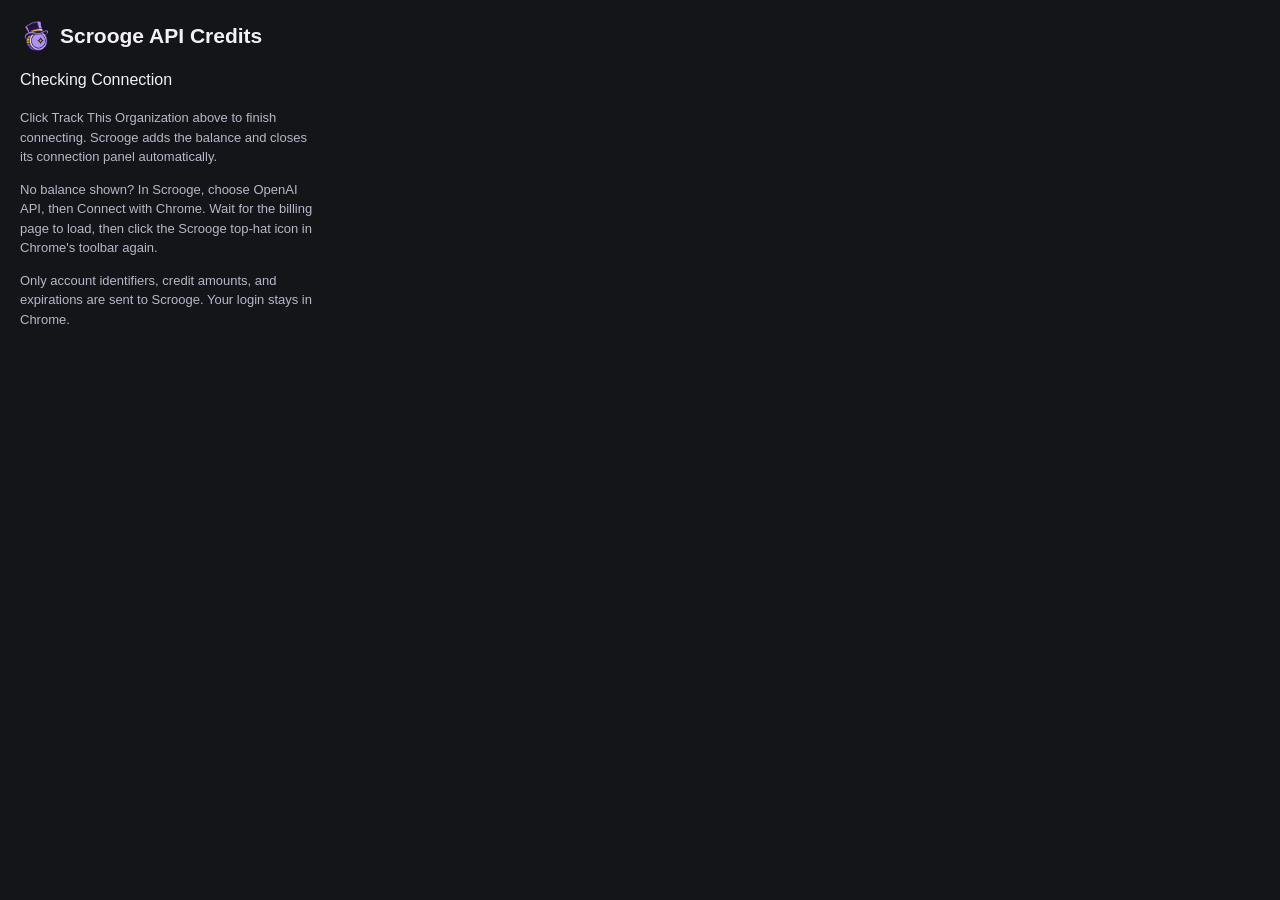
<file: extensions/scrooge-api-credits/popup.html>
<!doctype html>
<html lang="en"><head><meta charset="utf-8"><meta name="viewport" content="width=device-width, initial-scale=1">
<title>Scrooge API Credits</title><link rel="stylesheet" href="popup.css"></head>
<body><h1><img src="icon.png" width="32" height="32" alt=""> Scrooge API Credits</h1><p id="status" role="status">Checking Connection</p>
<div id="accounts"></div><p class="note">Click Track This Organization above to finish connecting. Scrooge adds the balance and closes its connection panel automatically.</p>
<p class="note">No balance shown? In Scrooge, choose OpenAI API, then Connect with Chrome. Wait for the billing page to load, then click the Scrooge top-hat icon in Chrome's toolbar again.</p>
<p class="note">Only account identifiers, credit amounts, and expirations are sent to Scrooge. Your login stays in Chrome.</p>
<script type="module" src="popup.js"></script></body></html>
</file>
<file: extensions/scrooge-api-credits/popup.css>
:root{color-scheme:dark;font-family:'Segoe UI',sans-serif;background:#141519;color:#f2f1f5}body{width:340px;margin:0;padding:20px;box-sizing:border-box}h1{font-size:21px;margin:0 0 16px}p{line-height:1.5;overflow-wrap:anywhere}.note{color:#b6b8c8;font-size:13px}section{padding:16px;margin:12px 0;background:#1c1e24;border:1px solid #383b46;border-radius:12px}button{font:inherit;color:#f2f1f5;background:#232429;border:1px solid #45464d;border-radius:8px;padding:12px;width:100%;cursor:pointer}button:hover,button:focus-visible{background:#483a64;outline:2px solid #c3adf8}button:disabled{opacity:.6;cursor:wait}.balance{font-size:26px;color:#c3adf8}
h1{display:flex;align-items:center;gap:8px}h1 img{flex:none;object-fit:contain}
</file>
